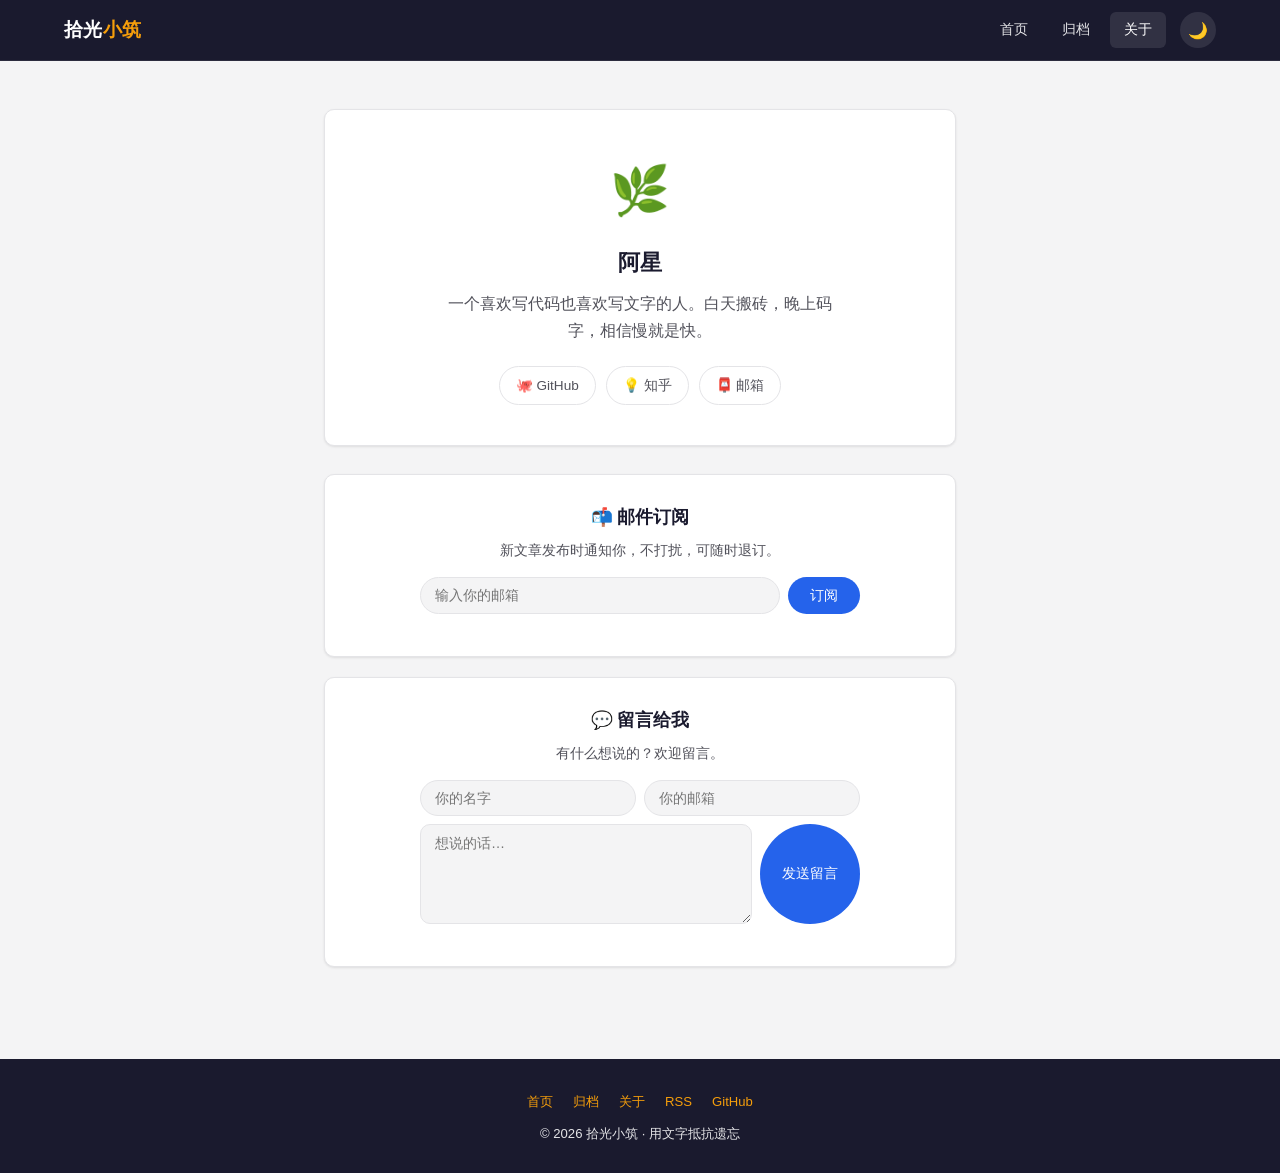
<file: about.html>
<!DOCTYPE html>
<html lang="zh-CN">
<head>
  <meta charset="UTF-8" />
  <meta name="viewport" content="width=device-width, initial-scale=1.0" />
  <title>关于 - 拾光小筑</title>
  <meta name="description" content="关于拾光小筑与阿星：用文字抵抗遗忘，记录技术、读书、旅行与生活随笔。" />
  <meta property="og:type" content="website" />
  <meta property="og:site_name" content="拾光小筑" />
  <meta property="og:title" content="关于 - 拾光小筑" />
  <meta property="og:description" content="关于拾光小筑与阿星：用文字抵抗遗忘，记录技术、读书、旅行与生活随笔。" />
  <meta property="og:url" content="https://baifeng.de5.net/about.html" />
  <meta name="twitter:card" content="summary" />
  <link rel="canonical" href="https://baifeng.de5.net/about.html" />
  <link rel="alternate" type="application/rss+xml" title="拾光小筑 RSS" href="feed.xml" />
  <link rel="icon" href="data:image/svg+xml,%3Csvg xmlns='http://www.w3.org/2000/svg' viewBox='0 0 100 100'%3E%3Ctext y='.9em' font-size='90'%3E%F0%9F%8C%BF%3C/text%3E%3C/svg%3E" />
  <link rel="preconnect" href="https://picsum.photos" />
  <link rel="manifest" href="manifest.json" />
  <link rel="stylesheet" href="css/style.css?v=2" />
  <script>
    (function () {
      try {
        var t = localStorage.getItem("blog-theme");
        if (!t) t = window.matchMedia("(prefers-color-scheme: dark)").matches ? "dark" : "light";
        document.documentElement.setAttribute("data-theme", t);
      } catch (e) {}
    })();
  </script>
</head>
<body>
  <a class="skip-link" href="#main-content">跳到主要内容</a>

  <header class="header">
    <div class="container header-inner">
      <a class="header-logo" href="index.html">拾光<span>小筑</span></a>
      <nav class="header-nav">
        <a href="index.html">首页</a>
        <a href="archive.html">归档</a>
        <a href="about.html" class="active">关于</a>
        <button class="theme-toggle" aria-label="切换主题">🌙</button>
      </nav>
    </div>
  </header>

  <main class="about-page" id="main-content">
    <div class="about-card" id="about-card"></div>
    <div class="subscribe-box" id="subscribe-box">
      <h3>📬 邮件订阅</h3>
      <p>新文章发布时通知你，不打扰，可随时退订。</p>
      <form class="subscribe-form" id="subscribe-form">
        <input type="email" id="subscribe-email" placeholder="输入你的邮箱" required autocomplete="email" />
        <button type="submit">订阅</button>
      </form>
      <p class="subscribe-msg" id="subscribe-msg"></p>
    </div>
    <div class="contact-box" id="contact-box">
      <h3>💬 留言给我</h3>
      <p>有什么想说的？欢迎留言。</p>
      <form class="contact-form" id="contact-form">
        <input type="text" id="contact-name" placeholder="你的名字" required maxlength="30" />
        <input type="email" id="contact-email" placeholder="你的邮箱" required autocomplete="email" />
        <textarea id="contact-message" placeholder="想说的话…" rows="5" required minlength="10"></textarea>
        <button type="submit">发送留言</button>
      </form>
      <p class="contact-msg" id="contact-msg"></p>
    </div>
  </main>

  <footer class="footer">
    <div class="container">
      <div class="footer-links">
        <a href="index.html">首页</a>
        <a href="archive.html">归档</a>
        <a href="about.html">关于</a>
        <a href="feed.xml">RSS</a>
        <a href="#" id="footer-repo" hidden>GitHub</a>
      </div>
      <p>© <span id="year"></span> 拾光小筑 · 用文字抵抗遗忘</p>
    </div>
  </footer>

  <button class="back-top" aria-label="返回顶部">↑</button>

  <script src="js/data.js?v=2" defer></script>
  <script src="js/app.js?v=2" defer></script>
</body>
</html>
</file>
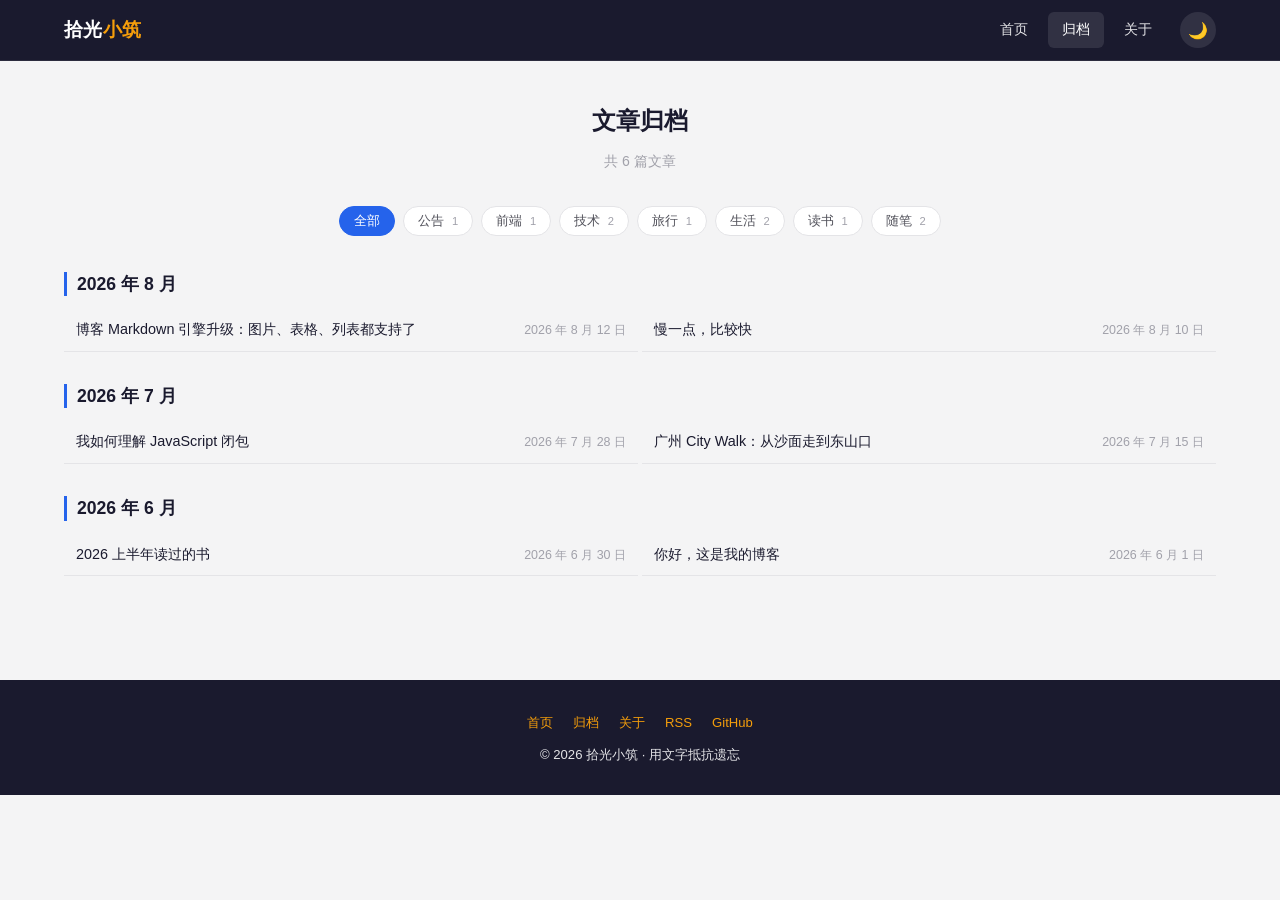
<file: archive.html>
<!DOCTYPE html>
<html lang="zh-CN">
<head>
  <meta charset="UTF-8" />
  <meta name="viewport" content="width=device-width, initial-scale=1.0" />
  <title>归档 - 拾光小筑</title>
  <meta name="description" content="拾光小筑全部文章归档，按年月分组浏览。" />
  <meta property="og:type" content="website" />
  <meta property="og:site_name" content="拾光小筑" />
  <meta property="og:title" content="归档 - 拾光小筑" />
  <meta property="og:description" content="拾光小筑全部文章归档。" />
  <meta property="og:url" content="https://baifeng.de5.net/archive.html" />
  <meta name="twitter:card" content="summary" />
  <link rel="canonical" href="https://baifeng.de5.net/archive.html" />
  <link rel="alternate" type="application/rss+xml" title="拾光小筑 RSS" href="feed.xml" />
  <link rel="icon" href="data:image/svg+xml,%3Csvg xmlns='http://www.w3.org/2000/svg' viewBox='0 0 100 100'%3E%3Ctext y='.9em' font-size='90'%3E%F0%9F%8C%BF%3C/text%3E%3C/svg%3E" />
  <link rel="preconnect" href="https://picsum.photos" />
  <link rel="manifest" href="manifest.json" />
  <link rel="stylesheet" href="css/style.css?v=2" />
  <script>
    (function () {
      try {
        var t = localStorage.getItem("blog-theme");
        if (!t) t = window.matchMedia("(prefers-color-scheme: dark)").matches ? "dark" : "light";
        document.documentElement.setAttribute("data-theme", t);
      } catch (e) {}
    })();
  </script>
</head>
<body>
  <a class="skip-link" href="#main-content">跳到主要内容</a>

  <header class="header">
    <div class="container header-inner">
      <a class="header-logo" href="index.html">拾光<span>小筑</span></a>
      <nav class="header-nav">
        <a href="index.html">首页</a>
        <a href="archive.html" class="active">归档</a>
        <a href="about.html">关于</a>
        <button class="theme-toggle" aria-label="切换主题">🌙</button>
      </nav>
    </div>
  </header>

  <main class="archive-page" id="main-content">
    <h1>文章归档</h1>
    <p class="archive-sub">共 <span id="archive-count"></span> 篇文章</p>
    <div class="tag-cloud" id="tag-cloud"></div>
    <div id="archive-list"></div>
  </main>

  <footer class="footer">
    <div class="container">
      <div class="footer-links">
        <a href="index.html">首页</a>
        <a href="archive.html">归档</a>
        <a href="about.html">关于</a>
        <a href="feed.xml">RSS</a>
        <a href="#" id="footer-repo" hidden>GitHub</a>
      </div>
      <p>© <span id="year"></span> 拾光小筑 · 用文字抵抗遗忘</p>
    </div>
  </footer>

  <button class="back-top" aria-label="返回顶部">↑</button>

  <script src="js/data.js?v=2" defer></script>
  <script src="js/app.js?v=2" defer></script>
</body>
</html>
</file>
<file: css/style.css>
/* ============================================
   拾光小筑 · 博客样式 v2（门户版）
   设计基调：资讯门户、多区块、卡片网格
   ============================================ */

:root {
  --bg: #f4f4f5;
  --bg-card: #ffffff;
  --bg-header: #1a1a2e;
  --text: #1a1a2e;
  --text-2: #52525b;
  --text-3: #a1a1aa;
  --text-light: #e4e4e7;
  --line: #e4e4e7;
  --accent: #2563eb;
  --accent-hover: #1d4ed8;
  --accent-soft: #eff6ff;
  --accent2: #f59e0b;
  --accent3: #10b981;
  --shadow: 0 1px 3px rgba(0,0,0,0.06), 0 1px 2px rgba(0,0,0,0.04);
  --shadow-lg: 0 4px 12px rgba(0,0,0,0.08);
  --radius: 10px;
  --radius-sm: 6px;
  --font-sans: "PingFang SC", "Microsoft YaHei", -apple-system, sans-serif;
  --font-mono: "JetBrains Mono", "SF Mono", Consolas, monospace;
}

[data-theme="dark"] {
  --bg: #0f0f1a;
  --bg-card: #1a1a2e;
  --bg-header: #0a0a15;
  --text: #e4e4e7;
  --text-2: #a1a1aa;
  --text-3: #71717a;
  --text-light: #a1a1aa;
  --line: #27272a;
  --accent-soft: #1e293b;
  --shadow: 0 1px 3px rgba(0,0,0,0.4), 0 1px 2px rgba(0,0,0,0.3);
  --shadow-lg: 0 4px 12px rgba(0,0,0,0.5);
}

* { margin: 0; padding: 0; box-sizing: border-box; }
html { scroll-behavior: smooth; }

body {
  font-family: var(--font-sans);
  background: var(--bg);
  color: var(--text);
  line-height: 1.7;
  transition: background 0.3s, color 0.3s;
}

::selection { background: var(--accent); color: #fff; }

a { color: var(--accent); text-decoration: none; }
a:hover { color: var(--accent-hover); }

.container {
  max-width: 1200px;
  margin: 0 auto;
  padding: 0 24px;
}

/* ========== Header ========== */
.header {
  background: var(--bg-header);
  border-bottom: 1px solid rgba(255,255,255,0.08);
}
.header-inner {
  display: flex;
  align-items: center;
  justify-content: space-between;
  height: 60px;
}
.header-logo {
  font-size: 1.2rem;
  font-weight: 700;
  color: #fff;
  text-decoration: none;
  letter-spacing: 0.02em;
}
.header-logo span { color: var(--accent2); }

.header-nav { display: flex; align-items: center; gap: 6px; }

.header-nav a {
  color: var(--text-light);
  text-decoration: none;
  font-size: 0.88rem;
  padding: 6px 14px;
  border-radius: var(--radius-sm);
  transition: background 0.2s, color 0.2s;
}
.header-nav a:hover, .header-nav a.active {
  background: rgba(255,255,255,0.1);
  color: #fff;
}

.header-search {
  display: flex;
  align-items: center;
  gap: 8px;
  margin-left: 12px;
}
.header-search input {
  width: 180px;
  padding: 7px 14px;
  border: 1px solid rgba(255,255,255,0.15);
  border-radius: 999px;
  background: rgba(255,255,255,0.08);
  color: #fff;
  font-size: 0.85rem;
  outline: none;
  transition: all 0.2s;
}
.header-search input::placeholder { color: rgba(255,255,255,0.4); }
.header-search input:focus {
  border-color: var(--accent2);
  background: rgba(255,255,255,0.14);
  width: 240px;
}
.header-search button {
  background: var(--accent2);
  border: none;
  color: #fff;
  border-radius: 999px;
  padding: 7px 16px;
  font-size: 0.85rem;
  cursor: pointer;
  transition: opacity 0.2s;
  font-family: var(--font-sans);
}
.header-search button:hover { opacity: 0.85; }

.theme-toggle {
  background: rgba(255,255,255,0.1);
  border: none;
  color: #fff;
  width: 36px;
  height: 36px;
  border-radius: 50%;
  cursor: pointer;
  font-size: 1rem;
  display: grid;
  place-items: center;
  transition: background 0.2s;
  margin-left: 8px;
}
.theme-toggle:hover { background: rgba(255,255,255,0.2); }

/* ========== Hero ========== */
.hero {
  padding: 48px 0 40px;
  text-align: center;
}
.hero h1 {
  font-size: 2rem;
  font-weight: 700;
  margin-bottom: 8px;
  color: var(--text);
}
.hero p {
  color: var(--text-2);
  font-size: 1rem;
  max-width: 500px;
  margin: 0 auto 24px;
}
.hero-cats {
  display: flex;
  gap: 10px;
  justify-content: center;
  flex-wrap: wrap;
}
.hero-cat {
  display: flex;
  flex-direction: column;
  align-items: center;
  gap: 6px;
  padding: 16px 20px;
  background: var(--bg-card);
  border: 1px solid var(--line);
  border-radius: var(--radius);
  min-width: 80px;
  cursor: pointer;
  transition: all 0.2s;
  text-decoration: none;
  box-shadow: var(--shadow);
}
.hero-cat:hover {
  border-color: var(--accent);
  transform: translateY(-2px);
  box-shadow: var(--shadow-lg);
}
.hero-cat-icon { font-size: 1.5rem; }
.hero-cat-name { font-size: 0.82rem; color: var(--text-2); font-weight: 500; }
.hero-cat-count { font-size: 0.7rem; color: var(--text-3); }

/* ========== Section ========== */
.section {
  margin-bottom: 44px;
}
.section-head {
  display: flex;
  align-items: center;
  justify-content: space-between;
  margin-bottom: 18px;
  padding-bottom: 10px;
  border-bottom: 2px solid var(--line);
}
.section-head h2 {
  font-size: 1.2rem;
  font-weight: 700;
  display: flex;
  align-items: center;
  gap: 8px;
}
.section-head h2::before {
  content: "";
  display: inline-block;
  width: 4px;
  height: 20px;
  background: var(--accent);
  border-radius: 2px;
}
.section-more {
  font-size: 0.85rem;
  color: var(--accent);
  transition: color 0.2s;
}
.section-more:hover { color: var(--accent-hover); }

/* ========== Card Grid (3-col) ========== */
.card-grid {
  display: grid;
  grid-template-columns: repeat(3, 1fr);
  gap: 18px;
}
.card-grid.col2 { grid-template-columns: repeat(2, 1fr); }

/* ========== Post Card ========== */
.card {
  background: var(--bg-card);
  border-radius: var(--radius);
  overflow: hidden;
  border: 1px solid var(--line);
  box-shadow: var(--shadow);
  transition: transform 0.2s, box-shadow 0.2s, border-color 0.2s;
  display: flex;
  flex-direction: column;
  text-decoration: none;
  color: inherit;
  cursor: pointer;
}
.card:hover {
  transform: translateY(-3px);
  box-shadow: var(--shadow-lg);
  border-color: var(--accent);
}
.card-thumb {
  width: 100%;
  aspect-ratio: 16 / 10;
  object-fit: cover;
  display: block;
  background: var(--accent-soft);
}
.card-thumb.emoji {
  display: grid;
  place-items: center;
  font-size: 2.2rem;
}
.card-body { padding: 14px 16px; flex: 1; display: flex; flex-direction: column; }
.card-title {
  font-size: 0.95rem;
  font-weight: 600;
  line-height: 1.5;
  margin-bottom: 6px;
  display: -webkit-box;
  -webkit-line-clamp: 2;
  -webkit-box-orient: vertical;
  overflow: hidden;
}
.card-excerpt {
  color: var(--text-2);
  font-size: 0.82rem;
  line-height: 1.6;
  margin-bottom: 10px;
  display: -webkit-box;
  -webkit-line-clamp: 2;
  -webkit-box-orient: vertical;
  overflow: hidden;
  flex: 1;
}
.card-meta {
  display: flex;
  align-items: center;
  gap: 10px;
  font-size: 0.75rem;
  color: var(--text-3);
}
.card-tag {
  display: inline-block;
  background: var(--accent-soft);
  color: var(--accent);
  border-radius: 999px;
  padding: 2px 10px;
  font-size: 0.72rem;
}

/* ========== Hero Featured Card (large) ========== */
.featured-grid {
  display: grid;
  grid-template-columns: 1fr 1fr;
  gap: 18px;
  margin-bottom: 44px;
}
.featured-main {
  grid-row: span 2;
}
.featured-main .card-thumb { aspect-ratio: 16 / 11; }
.featured-main .card-title { font-size: 1.15rem; }
.featured-main .card-excerpt { -webkit-line-clamp: 3; }

/* ========== Pagination ========== */
.pagination {
  display: flex;
  align-items: center;
  justify-content: center;
  gap: 14px;
  padding: 24px 0 56px;
}
.page-btn {
  border: 1px solid var(--line);
  background: var(--bg-card);
  color: var(--text-2);
  border-radius: 999px;
  padding: 8px 20px;
  font-size: 0.85rem;
  cursor: pointer;
  font-family: var(--font-sans);
  transition: all 0.2s;
}
.page-btn:hover:not(:disabled) { border-color: var(--accent); color: var(--accent); }
.page-btn:disabled { opacity: 0.4; cursor: not-allowed; }
.page-info { color: var(--text-3); font-size: 0.85rem; }

/* ========== Tag Filter Row ========== */
.tag-row {
  display: flex;
  gap: 8px;
  flex-wrap: wrap;
  margin-bottom: 20px;
  align-items: center;
}
.tag-row-label { font-size: 0.82rem; color: var(--text-3); margin-right: 4px; }
.tag-btn {
  border: 1px solid var(--line);
  background: var(--bg-card);
  color: var(--text-2);
  border-radius: 999px;
  padding: 5px 14px;
  font-size: 0.8rem;
  cursor: pointer;
  font-family: var(--font-sans);
  transition: all 0.2s;
}
.tag-btn:hover { border-color: var(--accent); color: var(--accent); }
.tag-btn.active { background: var(--accent); border-color: var(--accent); color: #fff; }
.tag-count { font-size: 0.7rem; opacity: 0.7; margin-left: 4px; }

/* ========== Footer ========== */
.footer {
  background: var(--bg-header);
  color: var(--text-light);
  padding: 32px 0 28px;
  text-align: center;
  font-size: 0.82rem;
}
.footer a {
  color: var(--accent2);
  text-decoration: none;
  transition: opacity 0.2s;
}
.footer a:hover { opacity: 0.8; }
.footer-links { display: flex; justify-content: center; gap: 20px; margin-bottom: 10px; }

/* ========== Post Page ========== */
.post-page {
  max-width: 780px;
  margin: 0 auto;
  padding: 40px 24px 72px;
}
.post-header { text-align: center; margin-bottom: 36px; }
.post-header h1 {
  font-size: 1.8rem;
  font-weight: 700;
  line-height: 1.4;
  margin-bottom: 14px;
}
.post-meta {
  display: flex;
  align-items: center;
  justify-content: center;
  gap: 14px;
  font-size: 0.82rem;
  color: var(--text-3);
  flex-wrap: wrap;
}
.post-meta .tag-row { margin: 0; justify-content: center; }

.post-header .cover-img {
  width: 100%;
  max-height: 400px;
  object-fit: cover;
  border-radius: var(--radius);
  margin-bottom: 20px;
  box-shadow: var(--shadow-lg);
}
.post-header .cover-emoji {
  font-size: 3rem;
  margin-bottom: 12px;
}

.post-body { font-size: 1.02rem; line-height: 1.9; }
.post-body h2 {
  font-size: 1.3rem;
  margin: 36px 0 14px;
  padding-left: 12px;
  border-left: 3px solid var(--accent);
  line-height: 1.5;
}
.post-body h3 { font-size: 1.1rem; margin: 28px 0 10px; }
.post-body p { margin: 14px 0; }
.post-body ul, .post-body ol { margin: 14px 0 14px 24px; }
.post-body li { margin: 6px 0; }
.post-body blockquote {
  margin: 20px 0;
  padding: 14px 20px;
  background: var(--accent-soft);
  border-radius: 0 10px 10px 0;
  border-left: 3px solid var(--accent);
  color: var(--text-2);
  font-style: italic;
}
.post-body code {
  font-family: var(--font-mono);
  font-size: 0.86em;
  background: var(--accent-soft);
  padding: 2px 7px;
  border-radius: var(--radius-sm);
}
.post-body pre {
  margin: 20px 0;
  padding: 20px;
  background: #1e1e2e;
  border-radius: var(--radius);
  overflow-x: auto;
  position: relative;
}
.post-body pre code {
  background: none;
  padding: 0;
  color: #cdd6f4;
  font-size: 0.86rem;
  line-height: 1.7;
}
.post-body a { color: var(--accent); }
.post-body strong { font-weight: 600; }
.post-body hr { border: none; border-top: 1px solid var(--line); margin: 32px 0; }
.post-body img { max-width: 100%; border-radius: var(--radius); margin: 8px 0; display: block; }
.post-body del { color: var(--text-3); }

/* Table */
.table-wrap { overflow-x: auto; margin: 20px 0; }
.post-body table { width: 100%; border-collapse: collapse; font-size: 0.9rem; }
.post-body th, .post-body td { border: 1px solid var(--line); padding: 8px 12px; text-align: left; }
.post-body th { background: var(--accent-soft); font-weight: 600; }

/* Code highlight */
.tok-com { color: #6c7086; font-style: italic; }
.tok-kw  { color: #cba6f7; font-weight: 600; }
.tok-str { color: #a6e3a1; }
.tok-num { color: #fab387; }
.tok-fn  { color: #89b4fa; }

.copy-btn {
  position: absolute;
  top: 10px;
  right: 10px;
  border: 1px solid rgba(255,255,255,0.15);
  background: rgba(255,255,255,0.08);
  color: #a1a1aa;
  border-radius: var(--radius-sm);
  padding: 3px 10px;
  font-size: 0.72rem;
  font-family: var(--font-sans);
  cursor: pointer;
  transition: all 0.2s;
}
.copy-btn:hover { background: rgba(255,255,255,0.18); color: #fff; }

.code-lang {
  position: absolute;
  top: 12px;
  left: 14px;
  font-family: var(--font-mono);
  font-size: 0.68rem;
  color: rgba(255,255,255,0.3);
  text-transform: uppercase;
  letter-spacing: 0.08em;
}

/* TOC */
.toc {
  background: var(--bg-card);
  border: 1px solid var(--line);
  border-radius: var(--radius);
  padding: 18px 22px;
  margin-bottom: 32px;
}
.toc-title { font-weight: 700; font-size: 0.95rem; margin-bottom: 10px; }
.toc ul { list-style: none; padding: 0; }
.toc li { padding: 3px 0; }
.toc li a { color: var(--text-2); font-size: 0.88rem; transition: color 0.2s; }
.toc li a:hover { color: var(--accent); }
.toc li.toc-sub { padding-left: 16px; }
.toc li.toc-sub a { font-size: 0.82rem; }

.post-body h2, .post-body h3 { scroll-margin-top: 80px; }

/* Share bar */
.share-bar {
  display: flex;
  align-items: center;
  gap: 10px;
  margin-top: 40px;
  padding-top: 20px;
  border-top: 1px solid var(--line);
}
.share-label { color: var(--text-3); font-size: 0.85rem; }
.share-btn {
  border: 1px solid var(--line);
  background: var(--bg-card);
  color: var(--text-2);
  border-radius: 999px;
  padding: 6px 16px;
  font-size: 0.82rem;
  cursor: pointer;
  font-family: var(--font-sans);
  transition: all 0.2s;
}
.share-btn:hover { border-color: var(--accent); color: var(--accent); }
.share-copied { color: var(--accent3); font-size: 0.82rem; }

/* Like bar */
.like-bar {
  display: flex;
  align-items: center;
  justify-content: center;
  gap: 10px;
  margin-top: 32px;
  padding-top: 20px;
  border-top: 1px solid var(--line);
}
.like-btn {
  border: 1px solid var(--line);
  background: var(--bg-card);
  color: var(--text-2);
  border-radius: 999px;
  padding: 8px 22px;
  font-size: 0.95rem;
  cursor: pointer;
  font-family: var(--font-sans);
  transition: all 0.2s;
  display: inline-flex;
  align-items: center;
  gap: 8px;
}
.like-btn:hover { border-color: var(--accent); color: var(--accent); transform: scale(1.05); }
.like-btn.liked { background: var(--accent); border-color: var(--accent); color: #fff; cursor: default; }
.like-btn.liked:hover { transform: none; }
.like-btn .like-count { font-weight: 600; }

/* Post nav */
.post-nav {
  display: flex;
  justify-content: space-between;
  margin-top: 44px;
  padding-top: 22px;
  border-top: 1px solid var(--line);
}
.post-nav a {
  color: var(--text-2);
  font-size: 0.88rem;
  max-width: 46%;
  transition: color 0.2s;
}
.post-nav a:hover { color: var(--accent); }
.post-nav .next { text-align: right; margin-left: auto; }

/* Related */
.related { margin-top: 40px; }
.related-title {
  font-size: 1.1rem;
  font-weight: 700;
  margin-bottom: 14px;
  padding-left: 10px;
  border-left: 3px solid var(--accent);
}
.related-item {
  display: flex;
  align-items: center;
  gap: 12px;
  padding: 10px 12px;
  border-radius: var(--radius-sm);
  text-decoration: none;
  color: inherit;
  transition: background 0.2s;
}
.related-item:hover { background: var(--accent-soft); }
.related-cover { width: 60px; height: 40px; border-radius: 6px; object-fit: cover; flex-shrink: 0; display: grid; place-items: center; background: var(--accent-soft); font-size: 1.1rem; }
.related-body { display: flex; flex-direction: column; gap: 2px; min-width: 0; }
.related-title-text { font-size: 0.9rem; overflow: hidden; text-overflow: ellipsis; white-space: nowrap; }
.related-date { color: var(--text-3); font-size: 0.75rem; }

/* Comments */
.comments { margin-top: 44px; }
.comments::before {
  content: "评论";
  display: block;
  font-size: 1.1rem;
  font-weight: 700;
  margin-bottom: 14px;
  padding-left: 10px;
  border-left: 3px solid var(--accent);
}

/* Progress bar */
.progress-bar {
  position: fixed;
  top: 0; left: 0;
  height: 3px;
  background: linear-gradient(90deg, var(--accent), var(--accent2));
  z-index: 200;
  transition: width 0.1s linear;
}

/* Back top */
.back-top {
  position: fixed;
  right: 24px;
  bottom: 24px;
  width: 42px;
  height: 42px;
  border-radius: 50%;
  border: 1px solid var(--line);
  background: var(--bg-card);
  box-shadow: var(--shadow-lg);
  cursor: pointer;
  font-size: 1rem;
  display: grid;
  place-items: center;
  opacity: 0;
  pointer-events: none;
  transition: opacity 0.3s, transform 0.2s;
  color: var(--text-2);
  z-index: 100;
}
.back-top.show { opacity: 1; pointer-events: auto; }
.back-top:hover { transform: translateY(-3px); color: var(--accent); }

.back-toc {
  position: fixed;
  right: 24px;
  bottom: 80px;
  width: 42px;
  height: 42px;
  border-radius: 50%;
  border: 1px solid var(--line);
  background: var(--bg-card);
  box-shadow: var(--shadow-lg);
  cursor: pointer;
  font-size: 1rem;
  display: grid;
  place-items: center;
  transition: opacity 0.3s, transform 0.2s;
  color: var(--text-2);
  z-index: 100;
}
.back-toc:hover { transform: translateY(-3px); color: var(--accent); }

/* Lightbox */
.lightbox {
  position: fixed; inset: 0; z-index: 300;
  background: rgba(0,0,0,0.88);
  display: flex; align-items: center; justify-content: center;
  padding: 40px;
  opacity: 0; transition: opacity 0.2s;
  cursor: zoom-out;
}
.lightbox.show { opacity: 1; }
.lightbox.closing { opacity: 0; }
.lightbox img { max-width: 100%; max-height: 90vh; border-radius: 8px; }
.lightbox-close {
  position: absolute; top: 16px; right: 20px;
  background: none; border: none; color: #fff;
  font-size: 2rem; cursor: pointer; opacity: 0.8;
  transition: opacity 0.2s;
}
.lightbox-close:hover { opacity: 1; }

/* Search highlight */
mark { background: var(--accent2); color: #000; border-radius: 2px; padding: 0 2px; }

.search-empty {
  text-align: center;
  padding: 48px 0;
  color: var(--text-2);
}
.search-clear {
  display: inline-block;
  margin-top: 14px;
  border: 1px solid var(--line);
  background: var(--bg-card);
  color: var(--text-2);
  border-radius: 999px;
  padding: 7px 20px;
  font-size: 0.85rem;
  cursor: pointer;
  font-family: var(--font-sans);
}

/* ========== About Page ========== */
.about-page { padding: 48px 24px 72px; max-width: 680px; margin: 0 auto; }
.about-card {
  background: var(--bg-card);
  border: 1px solid var(--line);
  border-radius: var(--radius);
  box-shadow: var(--shadow);
  padding: 40px 36px;
  text-align: center;
  margin-bottom: 28px;
}
.about-card .avatar { font-size: 3rem; margin-bottom: 12px; }
.about-card h1 { font-size: 1.4rem; font-weight: 700; margin-bottom: 8px; }
.about-card .bio { color: var(--text-2); max-width: 400px; margin: 0 auto 22px; }
.social-links { display: flex; justify-content: center; gap: 10px; flex-wrap: wrap; }
.social-links a {
  display: inline-flex; align-items: center; gap: 6px;
  border: 1px solid var(--line); border-radius: 999px;
  padding: 7px 16px; font-size: 0.85rem;
  color: var(--text-2); transition: all 0.2s;
}
.social-links a:hover { border-color: var(--accent); color: var(--accent); }

/* Subscribe & Contact */
.subscribe-box, .contact-box {
  background: var(--bg-card);
  border: 1px solid var(--line);
  border-radius: var(--radius);
  box-shadow: var(--shadow);
  padding: 28px;
  margin-bottom: 20px;
  text-align: center;
}
.subscribe-box h3, .contact-box h3 { font-size: 1.1rem; font-weight: 700; margin-bottom: 6px; }
.subscribe-box p, .contact-box p { color: var(--text-2); font-size: 0.88rem; margin-bottom: 14px; }

.subscribe-form, .contact-form {
  display: flex; gap: 8px; max-width: 440px; margin: 0 auto; flex-wrap: wrap; justify-content: center;
}
.subscribe-form input, .contact-form input, .contact-form textarea {
  flex: 1; min-width: 200px;
  padding: 9px 14px;
  border: 1px solid var(--line); border-radius: 999px;
  background: var(--bg); color: var(--text);
  font-size: 0.88rem; font-family: var(--font-sans); outline: none;
  transition: border-color 0.2s;
}
.contact-form textarea {
  width: 100%; border-radius: var(--radius); resize: vertical; min-height: 100px;
}
.subscribe-form input:focus, .contact-form input:focus, .contact-form textarea:focus {
  border-color: var(--accent); box-shadow: 0 0 0 3px var(--accent-soft);
}
.subscribe-form button, .contact-form button {
  border: none; background: var(--accent); color: #fff;
  border-radius: 999px; padding: 9px 22px;
  cursor: pointer; font-size: 0.88rem; font-family: var(--font-sans);
  transition: opacity 0.2s, transform 0.2s;
}
.subscribe-form button:disabled, .contact-form button:disabled { opacity: 0.6; cursor: not-allowed; }
.subscribe-form button:hover:not(:disabled), .contact-form button:hover:not(:disabled) { transform: scale(1.04); }

.subscribe-msg, .contact-msg { margin-top: 10px; font-size: 0.82rem; }
.subscribe-msg.success, .contact-msg.success { color: var(--accent3); }
.subscribe-msg.error, .contact-msg.error { color: #ef4444; }

/* ========== Archive Page ========== */
.archive-page { padding: 40px 24px 72px; max-width: 1200px; margin: 0 auto; }
.archive-page h1 { font-size: 1.5rem; font-weight: 700; text-align: center; margin-bottom: 8px; }
.archive-sub { text-align: center; color: var(--text-3); font-size: 0.88rem; margin-bottom: 32px; }

.archive-year { margin-bottom: 32px; }
.archive-year h2 {
  font-size: 1.1rem; font-weight: 700; margin-bottom: 12px;
  padding-left: 10px; border-left: 3px solid var(--accent);
  line-height: 1.4;
}
.archive-year ul { list-style: none; display: grid; grid-template-columns: repeat(2, 1fr); gap: 4px; }
.archive-year li {
  padding: 9px 12px;
  border-bottom: 1px solid var(--line);
  display: flex; justify-content: space-between; align-items: baseline; gap: 10px;
}
.archive-year li a { color: var(--text); font-size: 0.9rem; }
.archive-year li a:hover { color: var(--accent); }
.archive-date { color: var(--text-3); font-size: 0.78rem; flex-shrink: 0; }

/* Tag cloud */
.tag-cloud {
  display: flex; flex-wrap: wrap; gap: 8px; justify-content: center; margin-bottom: 36px;
}
.cloud-tag {
  border: 1px solid var(--line); background: var(--bg-card); color: var(--text-2);
  border-radius: 999px; padding: 5px 14px; font-size: 0.82rem;
  cursor: pointer; font-family: var(--font-sans); transition: all 0.2s;
}
.cloud-tag i { font-style: normal; font-size: 0.7rem; color: var(--text-3); margin-left: 4px; }
.cloud-tag:hover { border-color: var(--accent); color: var(--accent); }
.cloud-tag.active { background: var(--accent); border-color: var(--accent); color: #fff; }
.cloud-tag.active i { color: rgba(255,255,255,0.7); }

/* 404 */
.notfound { text-align: center; padding: 96px 0; }
.notfound-code { font-size: 5rem; font-weight: 700; color: var(--accent); line-height: 1; margin-bottom: 12px; }
.notfound h1 { font-size: 1.5rem; margin-bottom: 10px; }
.notfound p { color: var(--text-2); margin-bottom: 24px; }
.notfound-home { color: var(--accent); border-bottom: 1px solid var(--accent); padding-bottom: 2px; }

/* Read badge */
.read-badge {
  position: absolute; top: 8px; right: 8px;
  font-size: 0.68rem; color: var(--text-3);
  background: var(--bg); border: 1px solid var(--line);
  border-radius: 999px; padding: 1px 8px;
}

/* Skip link */
.skip-link {
  position: absolute; left: -9999px; top: 0; z-index: 999;
  background: var(--accent); color: #fff;
  padding: 10px 20px; border-radius: 0 0 10px 0;
  font-size: 0.9rem;
}
.skip-link:focus { left: 0; }
a:focus-visible, button:focus-visible, input:focus-visible {
  outline: 2px solid var(--accent); outline-offset: 2px; border-radius: 4px;
}

/* Print */
@media print {
  .header, .footer, .back-top, .share-bar, .post-nav, .related, .toc, .copy-btn, .code-lang, .progress-bar, .theme-toggle, .like-bar { display: none !important; }
  body { background: #fff; color: #000; }
  .post-body pre { background: #f5f5f5; border: 1px solid #ddd; color: #333; }
  .post-body blockquote { background: #f8f8f8; }
  .post-body img { max-width: 100%; }
  h2, h3 { page-break-after: avoid; }
}

/* Responsive */
@media (max-width: 900px) {
  .card-grid { grid-template-columns: repeat(2, 1fr); }
  .featured-grid { grid-template-columns: 1fr; }
  .featured-main { grid-row: auto; }
  .archive-year ul { grid-template-columns: 1fr; }
  .header-search input { width: 140px; }
  .header-search input:focus { width: 180px; }
  .header-nav a { font-size: 0.8rem; padding: 6px 10px; }
}

@media (max-width: 600px) {
  .card-grid { grid-template-columns: 1fr; }
  .card-grid.col2 { grid-template-columns: 1fr; }
  .hero { padding: 32px 0 28px; }
  .hero h1 { font-size: 1.5rem; }
  .header-nav a { font-size: 0.78rem; padding: 5px 8px; }
  .header-search input { width: 100px; }
  .header-search input:focus { width: 140px; }
  .post-page { padding: 24px 16px 48px; }
  .about-card { padding: 28px 20px; }
  .post-header h1 { font-size: 1.4rem; }
  .share-bar { flex-wrap: wrap; }
}
</file>
